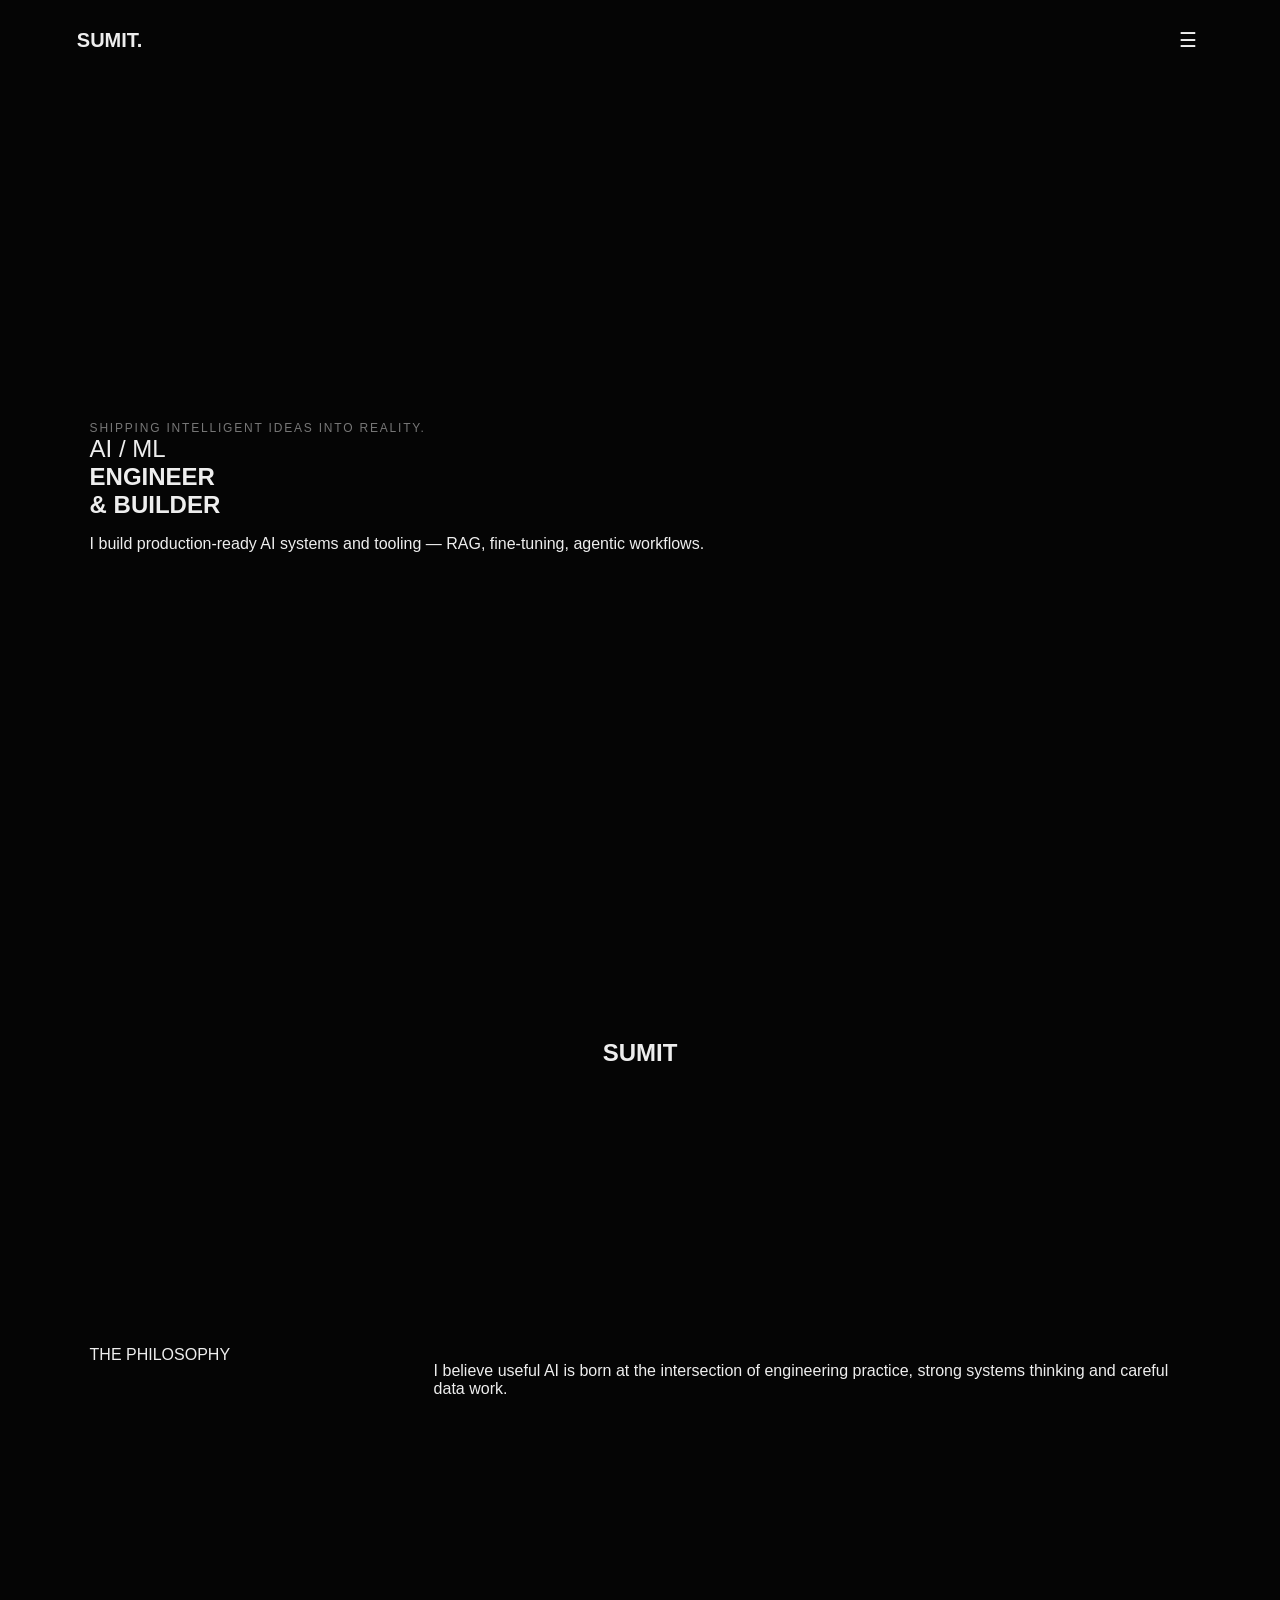
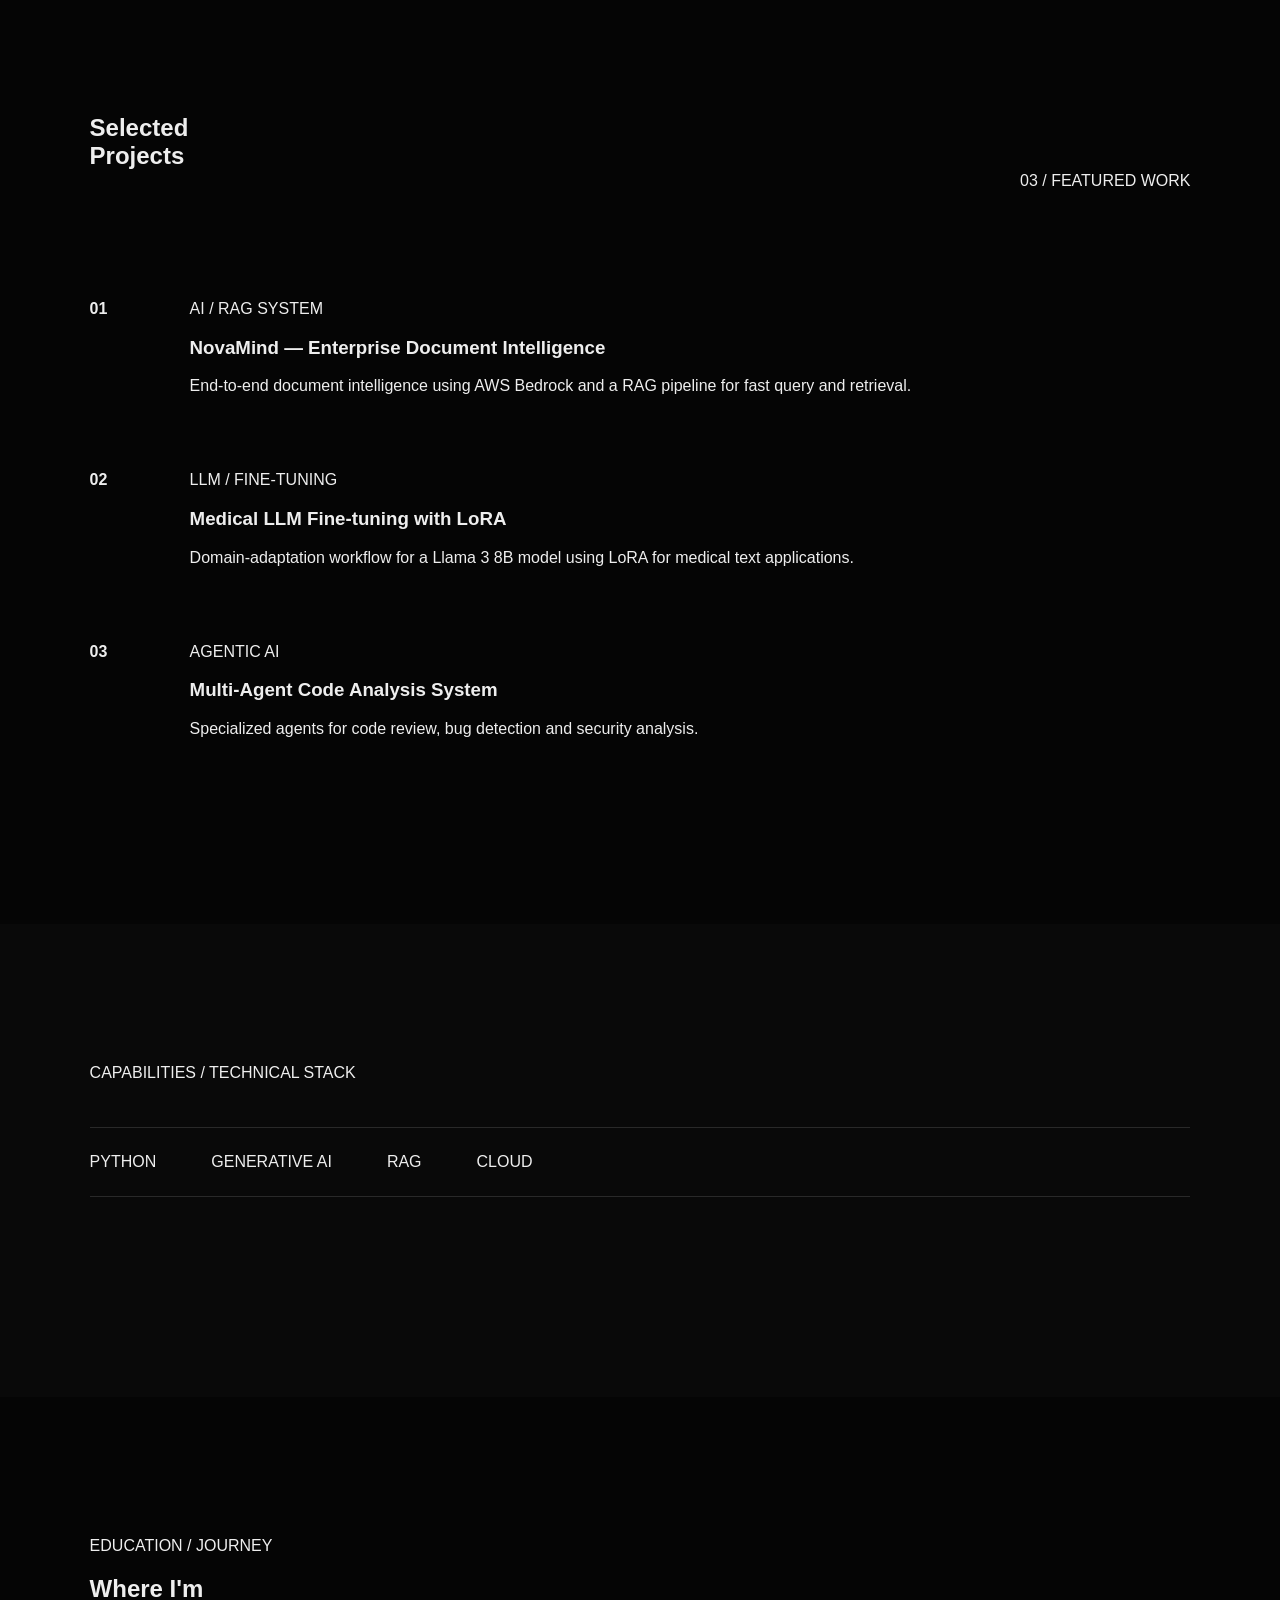
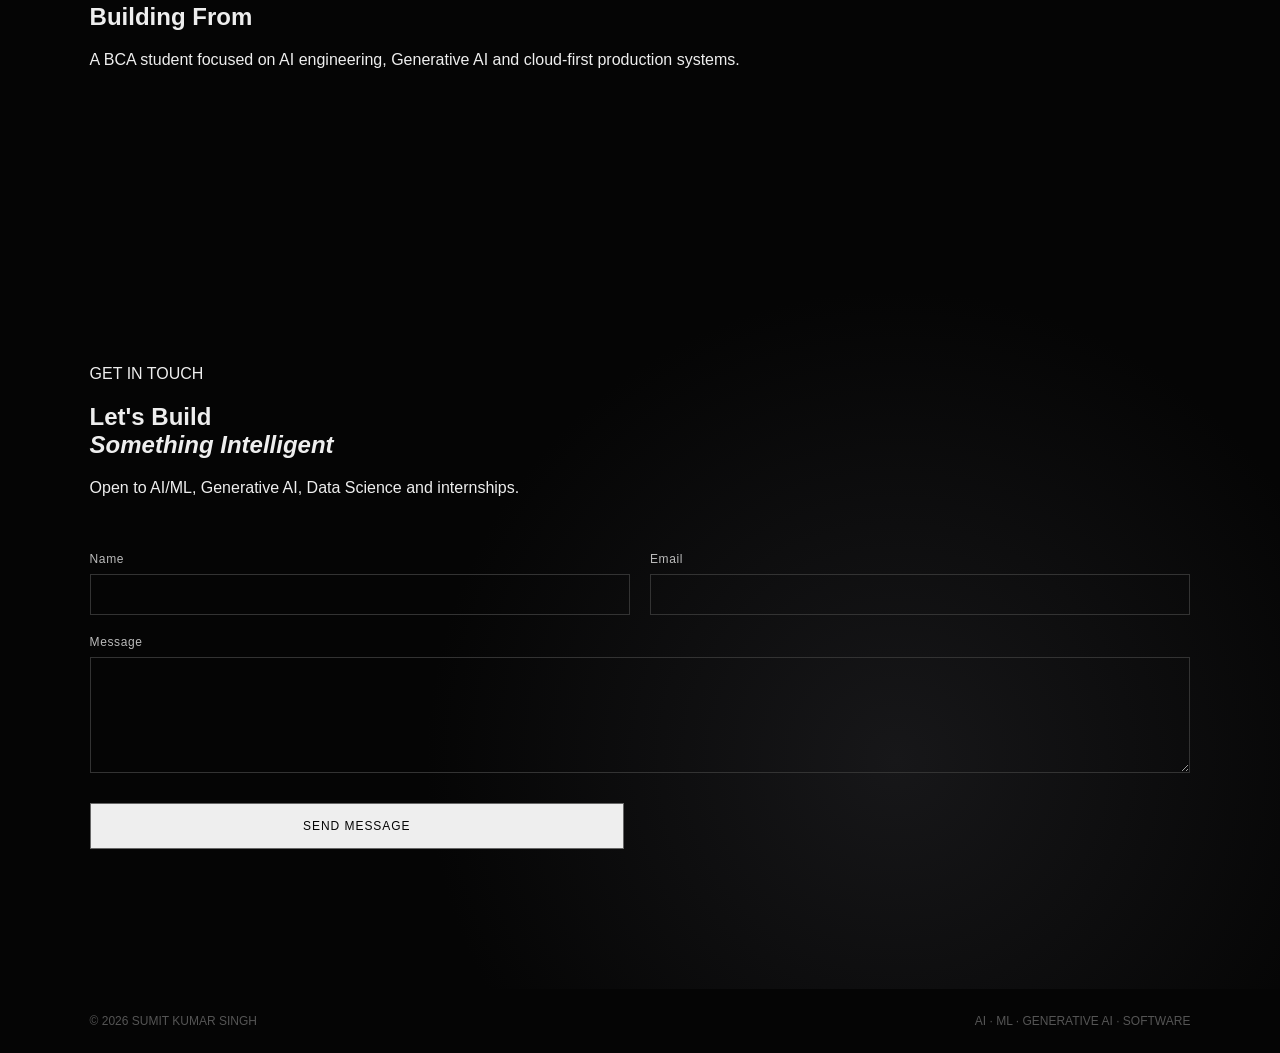
<file: index.html>
<!doctype html>
<html lang="en">
<head>
  <meta charset="utf-8">
  <meta name="viewport" content="width=device-width,initial-scale=1">
  <meta name="description" content="SUMIT — AI/ML engineer portfolio showcasing projects, skills and contact information">
  <title>SUMIT — AI / ML Engineer</title>
  <link rel="stylesheet" href="styles.css">
</head>
<body>
  <a class="skip-link" href="#main">Skip to content</a>
  <nav role="navigation" aria-label="Main navigation">
    <a class="logo" href="#home">SUMIT.</a>
    <button class="menu" aria-expanded="false" aria-controls="site-panel">☰</button>
  </nav>

  <div id="site-panel" class="panel" hidden>
    <button class="close" aria-label="Close menu">×</button>
    <ul>
      <li><a href="#home">Home</a></li>
      <li><a href="#work">Work</a></li>
      <li><a href="#skills">Skills</a></li>
      <li><a href="#journey">Journey</a></li>
      <li><a href="#contact">Contact</a></li>
    </ul>
  </div>

  <main id="main">
    <section id="home" class="hero">
      <div class="k">SHIPPING INTELLIGENT IDEAS INTO REALITY.</div>
      <h1><span class="thin">AI / ML</span><br>ENGINEER<br><span class="outline">&amp; BUILDER</span></h1>
      <p class="intro">I build production-ready AI systems and tooling — RAG, fine-tuning, agentic workflows.</p>
    </section>

    <section class="word"><h2>SUMIT</h2></section>

    <section class="wrap">
      <div class="split">
        <div class="label">THE PHILOSOPHY</div>
        <div>
          <p class="statement">I believe useful AI is born at the intersection of engineering practice, strong systems thinking and careful data work.</p>
        </div>
      </div>
    </section>

    <section id="work" class="wrap">
      <div class="top"><h2>Selected<br>Projects</h2><div class="label">03 / FEATURED WORK</div></div>

      <div class="project">
        <div class="num">01</div>
        <div>
          <div class="label">AI / RAG SYSTEM</div>
          <h3>NovaMind — Enterprise Document Intelligence</h3>
          <p>End-to-end document intelligence using AWS Bedrock and a RAG pipeline for fast query and retrieval.</p>
        </div>
      </div>

      <div class="project">
        <div class="num">02</div>
        <div>
          <div class="label">LLM / FINE-TUNING</div>
          <h3>Medical LLM Fine-tuning with LoRA</h3>
          <p>Domain-adaptation workflow for a Llama 3 8B model using LoRA for medical text applications.</p>
        </div>
      </div>

      <div class="project">
        <div class="num">03</div>
        <div>
          <div class="label">AGENTIC AI</div>
          <h3>Multi-Agent Code Analysis System</h3>
          <p>Specialized agents for code review, bug detection and security analysis.</p>
        </div>
      </div>
    </section>

    <section id="skills" class="wrap skills">
      <div class="label">CAPABILITIES / TECHNICAL STACK</div>
      <div class="marquee">
        <div class="track"><span>PYTHON</span><span>GENERATIVE AI</span><span>RAG</span><span>CLOUD</span></div>
      </div>
    </section>

    <section id="journey" class="wrap">
      <div class="label">EDUCATION / JOURNEY</div>
      <h2>Where I'm<br>Building From</h2>
      <p class="muted">A BCA student focused on AI engineering, Generative AI and cloud-first production systems.</p>
    </section>

    <section id="contact" class="wrap contact">
      <div class="label">GET IN TOUCH</div>
      <h2>Let's Build<br><em>Something Intelligent</em></h2>
      <p class="muted">Open to AI/ML, Generative AI, Data Science and internships.</p>

      <!-- Contact form: wired to Formspree with a placeholder form ID. Replace YOUR_FORM_ID below with your Formspree ID. -->
      <form class="form" id="contact-form" action="https://formspree.io/f/YOUR_FORM_ID" method="POST" aria-label="Contact form">
        <div>
          <label for="name">Name</label>
          <input id="name" name="name" type="text" required>
        </div>
        <div>
          <label for="email">Email</label>
          <input id="email" name="email" type="email" required>
        </div>
        <div style="grid-column:1 / -1;">
          <label for="message">Message</label>
          <textarea id="message" name="message" rows="6" required></textarea>
        </div>
        <!-- Hidden input examples for Formspree; optional. -->
        <input type="hidden" name="_subject" value="New contact from portfolio">
        <button type="submit" class="btn primary">Send message</button>
      </form>
    </section>

  </main>

  <footer>
    <span>© 2026 SUMIT KUMAR SINGH</span>
    <span>AI · ML · GENERATIVE AI · SOFTWARE</span>
  </footer>

  <script>
    // Small accessibility-minded menu script
    const menuBtn = document.querySelector('.menu');
    const panel = document.getElementById('site-panel');
    const closeBtn = document.querySelector('.close');
    menuBtn.addEventListener('click', () => {
      const expanded = menuBtn.getAttribute('aria-expanded') === 'true';
      menuBtn.setAttribute('aria-expanded', String(!expanded));
      if (panel.hidden) { panel.hidden = false; panel.querySelector('a')?.focus(); } else { panel.hidden = true; }
    });
    closeBtn?.addEventListener('click', () => { panel.hidden = true; menuBtn.setAttribute('aria-expanded','false'); menuBtn.focus(); });

    // Simple form-submit feedback
    const form = document.getElementById('contact-form');
    form.addEventListener('submit', (e) => {
      // Let the form submit normally (to Formspree). For local dev you can replace the action.
      // Optionally show a quick client-side message.
      const btn = form.querySelector('button[type="submit"]');
      btn.disabled = true; btn.textContent = 'Sending…';
    });
  </script>
</body>
</html>
</file>
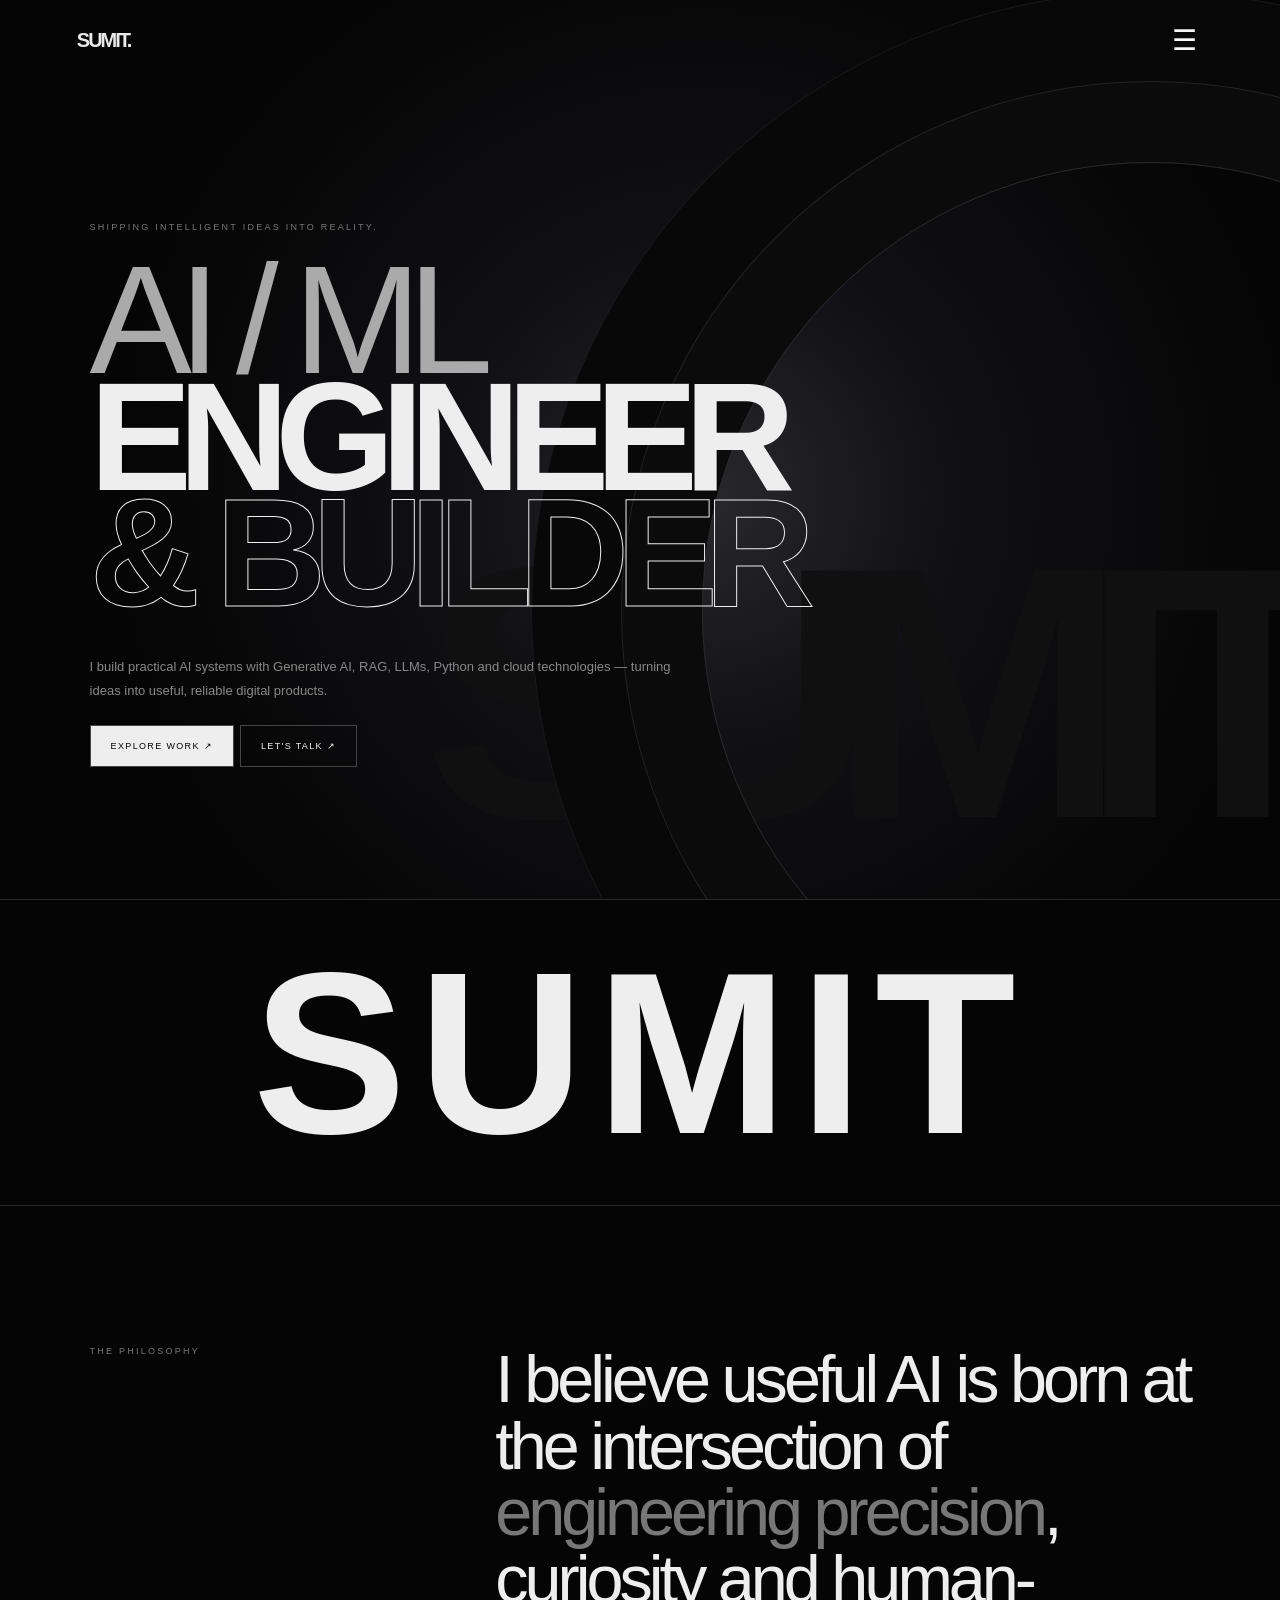
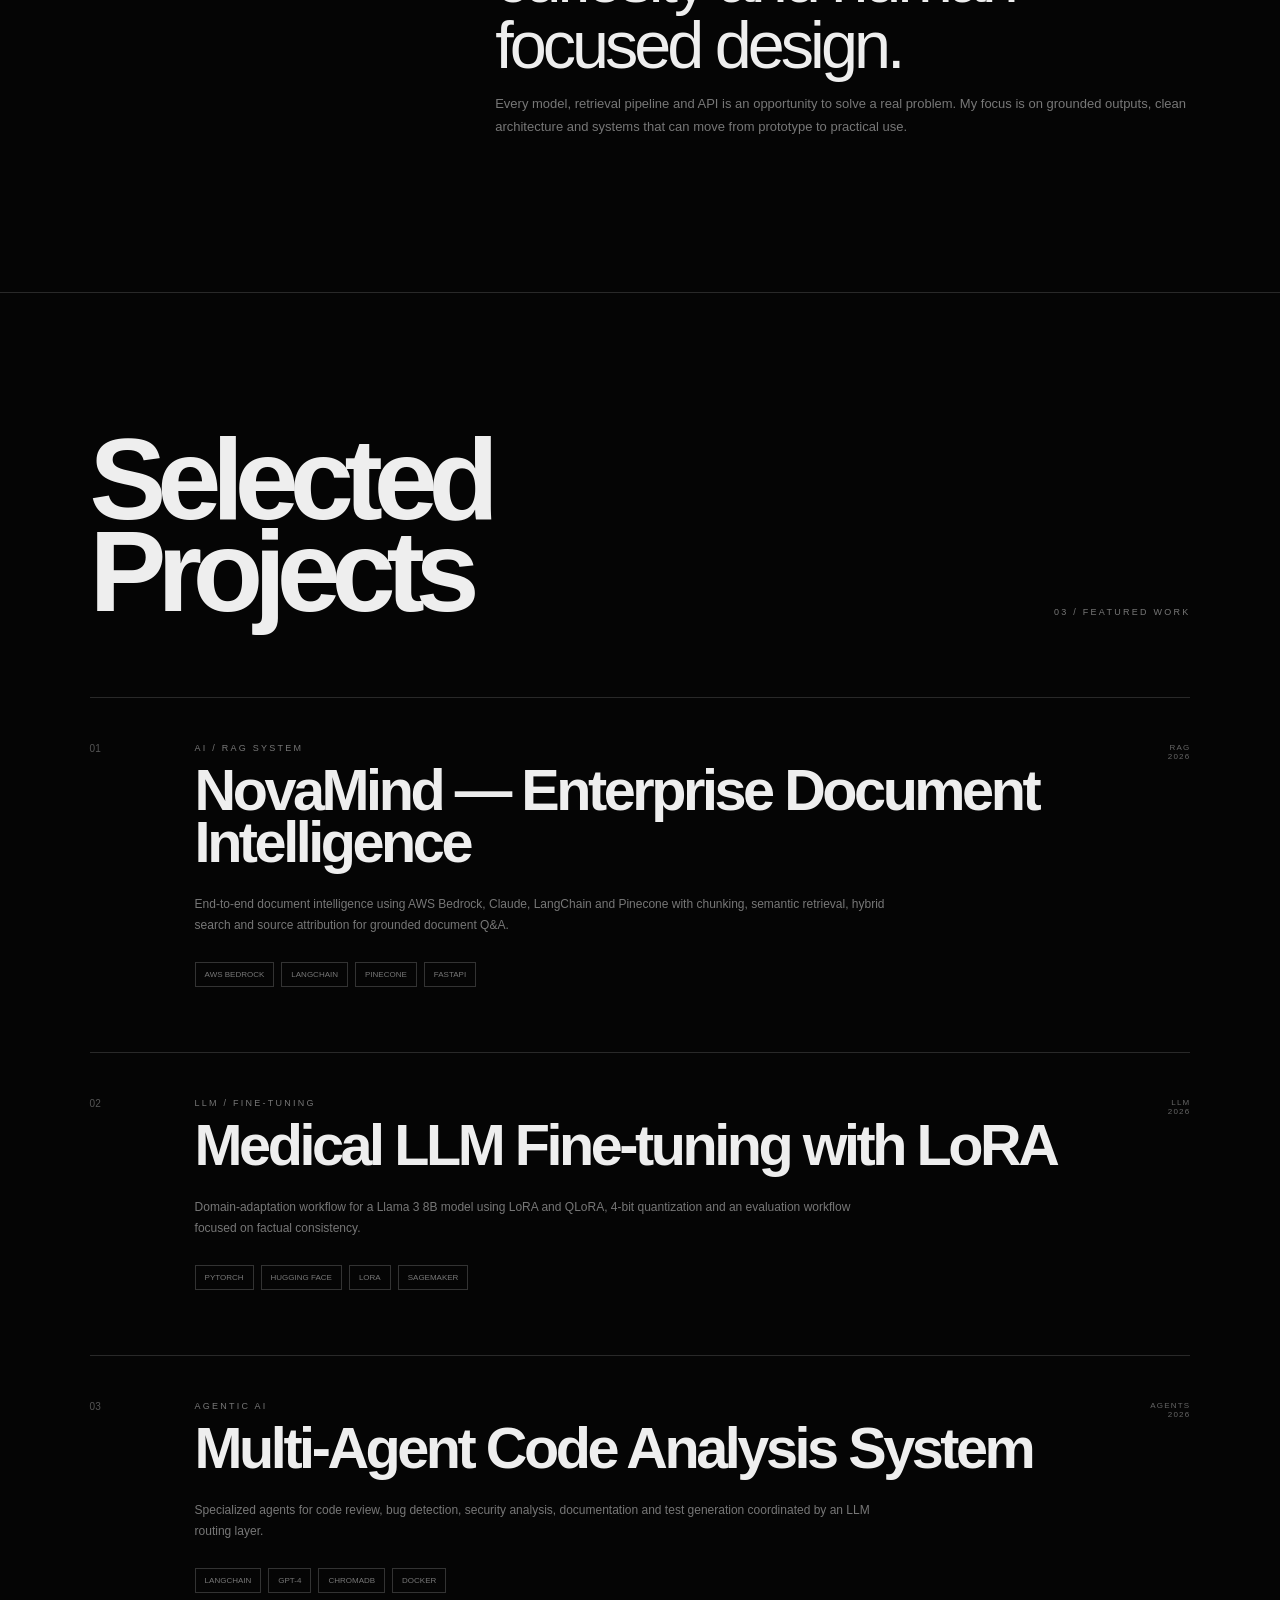
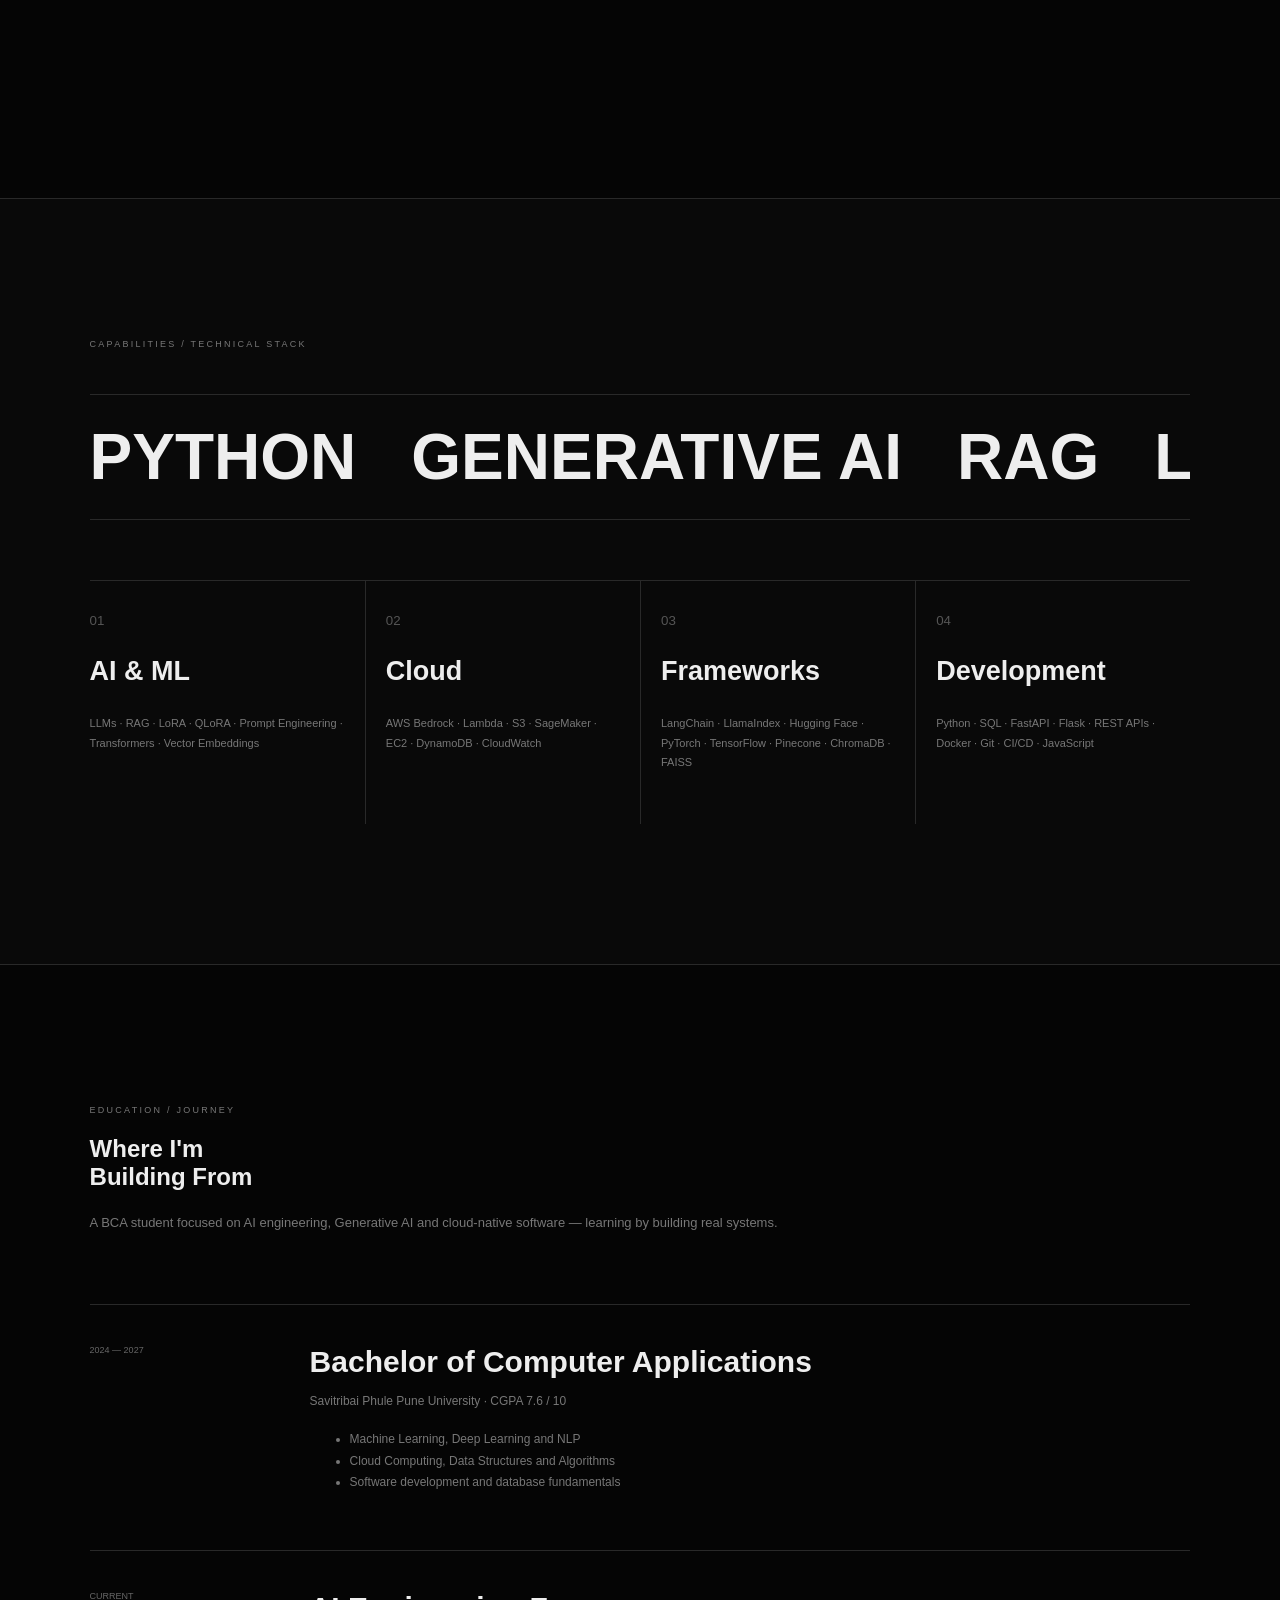
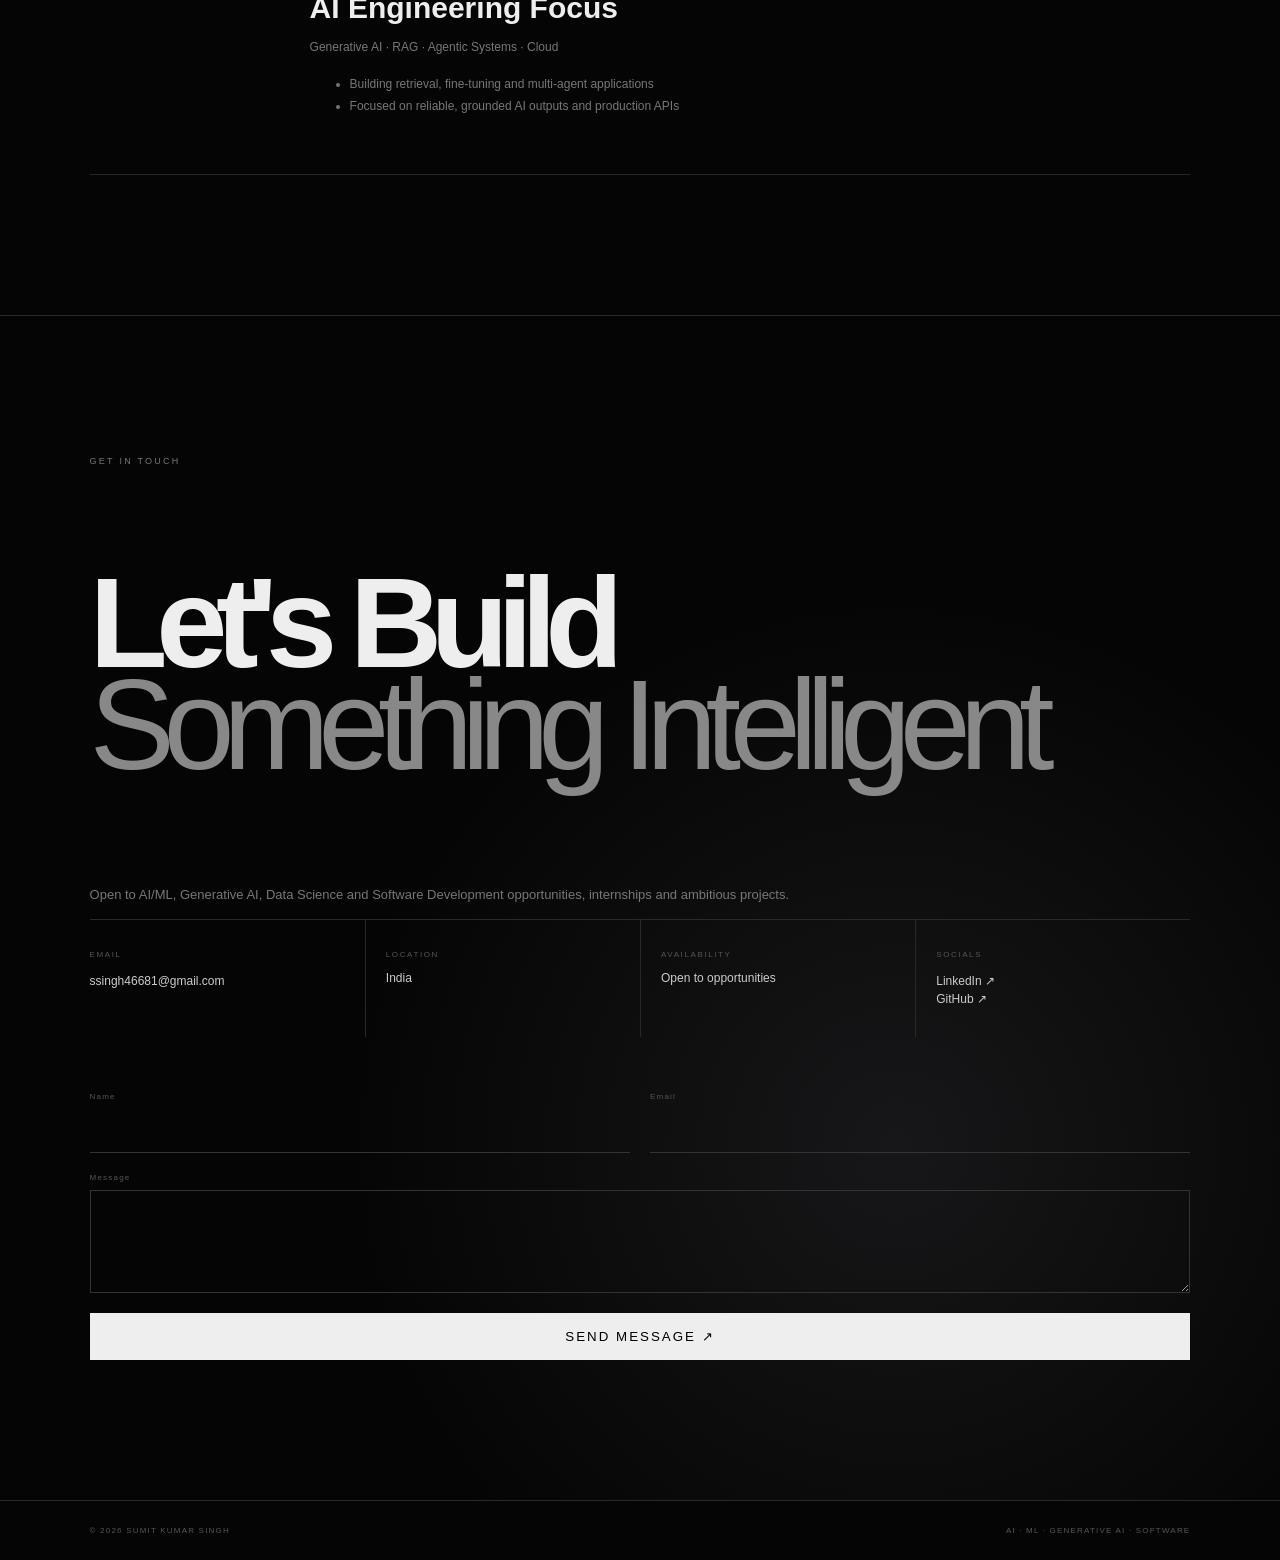
<file: index-2.html>
<!doctype html>
<html lang="en">
<head>
<meta charset="utf-8">
<meta name="viewport" content="width=device-width,initial-scale=1">
<title>SUMIT — AI / ML Engineer</title>
<style>
*{box-sizing:border-box}html{scroll-behavior:smooth}body{margin:0;background:#050505;color:#eee;font-family:Arial,Helvetica,sans-serif;overflow-x:hidden}a{color:inherit;text-decoration:none}
nav{position:fixed;top:0;left:0;right:0;height:80px;padding:0 6vw;display:flex;justify-content:space-between;align-items:center;z-index:10;mix-blend-mode:difference}.logo{font-size:20px;font-weight:900;letter-spacing:-2px}.menu{background:none;border:0;color:#fff;font-size:28px}
section{border-bottom:1px solid #292929}.hero{min-height:100vh;padding:18vh 7vw 8vh;display:flex;flex-direction:column;justify-content:center;position:relative;overflow:hidden;background:radial-gradient(circle at 55% 55%,#29292d,#111115 28%,#050505 68%)}
.hero:after{content:"";position:absolute;width:70vw;height:70vw;border:1px solid #292929;border-radius:50%;right:-25vw;top:18vh;box-shadow:0 0 0 80px #0b0b0b,0 0 0 81px #222,0 0 0 170px #080808,0 0 0 171px #181818}.k,.label{font-size:9px;letter-spacing:.25em;color:#777;z-index:2}.hero h1{font-size:clamp(65px,12vw,180px);line-height:.76;letter-spacing:-.09em;margin:30px 0;z-index:2}.thin{font-weight:300;color:#aaa}.outline{color:transparent;-webkit-text-stroke:1px #eee}.copy{max-width:590px;color:#888;font-size:13px;line-height:1.8;z-index:2}
.btn{display:inline-block;border:1px solid #444;padding:15px 20px;margin:10px 6px 0 0;font-size:9px;letter-spacing:.15em;text-transform:uppercase;z-index:2}.primary{background:#eee;color:#050505}.watermark{position:absolute;right:-2vw;bottom:0;font-size:28vw;font-weight:900;letter-spacing:-.13em;color:#101011}
.word{height:34vh;display:grid;place-items:center;overflow:hidden}.word h2{font-size:18vw;letter-spacing:.05em;margin:0}.wrap{padding:140px 7vw}.split{display:grid;grid-template-columns:1fr 2.2fr;gap:7vw}.statement{font-size:clamp(35px,5.2vw,75px);line-height:1;letter-spacing:-.06em;margin:0}.muted{color:#777;line-height:1.8;font-size:13px}
.top{display:flex;justify-content:space-between;align-items:end;margin-bottom:80px}.top h2{font-size:clamp(60px,9vw,130px);line-height:.8;letter-spacing:-.08em;margin:0}.project{display:grid;grid-template-columns:80px 1fr 100px;gap:25px;border-top:1px solid #292929;padding:45px 0 65px}.num{color:#555;font-size:10px}.project h3{font-size:clamp(32px,4.5vw,64px);line-height:.9;letter-spacing:-.06em;margin:12px 0 25px}.project p{max-width:700px;color:#777;font-size:12px;line-height:1.8}.side{color:#666;font-size:8px;letter-spacing:.15em;text-align:right}.tags{display:flex;gap:7px;flex-wrap:wrap;margin-top:25px}.tags span{border:1px solid #333;padding:7px 9px;font-size:8px;color:#777}
.skills{background:#090909}.marquee{overflow:hidden;border-block:1px solid #292929;margin:45px 0 60px;padding:25px 0}.track{display:flex;width:max-content;gap:55px;animation:move 22s linear infinite}.track span{font-size:clamp(35px,5vw,70px);font-weight:700}@keyframes move{to{transform:translateX(-50%)}}
.grid{display:grid;grid-template-columns:repeat(4,1fr)}.card{padding:30px 20px 40px 0;border-top:1px solid #292929}.card+.card{border-left:1px solid #292929;padding-left:20px}.card small{color:#555}.card h3{font-size:27px}.card p{font-size:11px;color:#777;line-height:1.8}
.timeline{margin-top:70px;border-top:1px solid #292929}.row{display:grid;grid-template-columns:190px 1fr;gap:30px;padding:40px 0;border-bottom:1px solid #292929}.date{font-size:9px;color:#666}.row h3{font-size:30px;margin:0 0 10px}.row p,.row li{color:#777;font-size:12px;line-height:1.8}
.contact{background:radial-gradient(circle at 70% 70%,#171719,transparent 45%)}.contact h2{font-size:clamp(60px,10vw,150px);line-height:.8;letter-spacing:-.09em}.contact h2 em{font-style:normal;color:#888;font-weight:300}.contactGrid{display:grid;grid-template-columns:repeat(4,1fr);border-top:1px solid #292929}.item{padding:30px 15px 30px 0}.item+.item{border-left:1px solid #292929;padding-left:20px}.item span{display:block;font-size:8px;color:#555;letter-spacing:.2em;margin-bottom:12px}.item a,.item p{font-size:12px;color:#ccc}
.form{margin-top:55px;display:grid;grid-template-columns:1fr 1fr;gap:20px}.form label{font-size:8px;color:#555;letter-spacing:.15em}.form input,.form textarea{display:block;width:100%;background:none;color:#eee;border:0;border-bottom:1px solid #333;padding:14px 0;margin-top:8px;outline:0}.wide{grid-column:1/-1}.form textarea{border:1px solid #333;padding:13px}.form button{background:#eee;border:0;padding:16px;text-transform:uppercase;letter-spacing:.15em}
footer{padding:25px 7vw;display:flex;justify-content:space-between;color:#555;font-size:8px;letter-spacing:.15em}
@media(max-width:800px){.hero{padding:130px 6vw 70px}.hero h1{font-size:17vw}.watermark{font-size:38vw}.wrap{padding:95px 6vw}.split{display:block}.split>.label{margin-bottom:50px}.project{grid-template-columns:35px 1fr}.side{display:none}.grid{grid-template-columns:1fr 1fr}.row{grid-template-columns:1fr}.contactGrid{grid-template-columns:1fr 1fr}.form{grid-template-columns:1fr}.wide{grid-column:auto}footer{flex-direction:column;gap:10px}}
</style>
</head>
<body>
<nav><a class="logo" href="#home">SUMIT.</a><button class="menu" onclick="document.querySelector('.panel').classList.toggle('open')">☰</button></nav>
<div class="panel" style="position:fixed;inset:0;background:#080808;z-index:9;display:grid;place-items:center;transform:translateY(-105%);transition:.7s"><div style="display:flex;flex-direction:column;text-align:center;gap:8px"><a href="#home" onclick="closeMenu()">HOME</a><a href="#work" onclick="closeMenu()">WORK</a><a href="#skills" onclick="closeMenu()">SKILLS</a><a href="#journey" onclick="closeMenu()">ABOUT</a><a href="#contact" onclick="closeMenu()">CONTACT</a></div></div>
<section id="home" class="hero"><div class="k">SHIPPING INTELLIGENT IDEAS INTO REALITY.</div><h1><span class="thin">AI / ML</span><br>ENGINEER<br><span class="outline">&amp; BUILDER</span></h1><p class="copy">I build practical AI systems with Generative AI, RAG, LLMs, Python and cloud technologies — turning ideas into useful, reliable digital products.</p><div><a class="btn primary" href="#work">Explore Work ↗</a><a class="btn" href="#contact">Let's Talk ↗</a></div><div class="watermark">SUMIT</div></section>
<section class="word"><h2>SUMIT</h2></section>
<section class="wrap"><div class="split"><div class="label">THE PHILOSOPHY</div><div><p class="statement">I believe useful AI is born at the intersection of <span style="color:#777">engineering precision</span>, curiosity and human-focused design.</p><p class="muted">Every model, retrieval pipeline and API is an opportunity to solve a real problem. My focus is on grounded outputs, clean architecture and systems that can move from prototype to practical use.</p></div></div></section>
<section id="work" class="wrap"><div class="top"><h2>Selected<br>Projects</h2><div class="label">03 / FEATURED WORK</div></div>
<div class="project"><div class="num">01</div><div><div class="label">AI / RAG SYSTEM</div><h3>NovaMind — Enterprise Document Intelligence</h3><p>End-to-end document intelligence using AWS Bedrock, Claude, LangChain and Pinecone with chunking, semantic retrieval, hybrid search and source attribution for grounded document Q&amp;A.</p><div class="tags"><span>AWS BEDROCK</span><span>LANGCHAIN</span><span>PINECONE</span><span>FASTAPI</span></div></div><div class="side">RAG<br>2026</div></div>
<div class="project"><div class="num">02</div><div><div class="label">LLM / FINE-TUNING</div><h3>Medical LLM Fine-tuning with LoRA</h3><p>Domain-adaptation workflow for a Llama 3 8B model using LoRA and QLoRA, 4-bit quantization and an evaluation workflow focused on factual consistency.</p><div class="tags"><span>PYTORCH</span><span>HUGGING FACE</span><span>LORA</span><span>SAGEMAKER</span></div></div><div class="side">LLM<br>2026</div></div>
<div class="project"><div class="num">03</div><div><div class="label">AGENTIC AI</div><h3>Multi-Agent Code Analysis System</h3><p>Specialized agents for code review, bug detection, security analysis, documentation and test generation coordinated by an LLM routing layer.</p><div class="tags"><span>LANGCHAIN</span><span>GPT-4</span><span>CHROMADB</span><span>DOCKER</span></div></div><div class="side">AGENTS<br>2026</div></div></section>
<section id="skills" class="wrap skills"><div class="label">CAPABILITIES / TECHNICAL STACK</div><div class="marquee"><div class="track"><span>PYTHON</span><span>GENERATIVE AI</span><span>RAG</span><span>LLMs</span><span>AWS</span><span>LANGCHAIN</span><span>PYTORCH</span><span>FASTAPI</span><span>PYTHON</span><span>GENERATIVE AI</span><span>RAG</span><span>LLMs</span></div></div><div class="grid"><div class="card"><small>01</small><h3>AI &amp; ML</h3><p>LLMs · RAG · LoRA · QLoRA · Prompt Engineering · Transformers · Vector Embeddings</p></div><div class="card"><small>02</small><h3>Cloud</h3><p>AWS Bedrock · Lambda · S3 · SageMaker · EC2 · DynamoDB · CloudWatch</p></div><div class="card"><small>03</small><h3>Frameworks</h3><p>LangChain · LlamaIndex · Hugging Face · PyTorch · TensorFlow · Pinecone · ChromaDB · FAISS</p></div><div class="card"><small>04</small><h3>Development</h3><p>Python · SQL · FastAPI · Flask · REST APIs · Docker · Git · CI/CD · JavaScript</p></div></div></section>
<section id="journey" class="wrap"><div class="label">EDUCATION / JOURNEY</div><h2>Where I'm<br>Building From</h2><p class="muted">A BCA student focused on AI engineering, Generative AI and cloud-native software — learning by building real systems.</p><div class="timeline"><div class="row"><div class="date">2024 — 2027</div><div><h3>Bachelor of Computer Applications</h3><p>Savitribai Phule Pune University · CGPA 7.6 / 10</p><ul><li>Machine Learning, Deep Learning and NLP</li><li>Cloud Computing, Data Structures and Algorithms</li><li>Software development and database fundamentals</li></ul></div></div><div class="row"><div class="date">CURRENT</div><div><h3>AI Engineering Focus</h3><p>Generative AI · RAG · Agentic Systems · Cloud</p><ul><li>Building retrieval, fine-tuning and multi-agent applications</li><li>Focused on reliable, grounded AI outputs and production APIs</li></ul></div></div></div></section>
<section id="contact" class="wrap contact"><div class="label">GET IN TOUCH</div><h2>Let's Build<br><em>Something Intelligent</em></h2><p class="muted">Open to AI/ML, Generative AI, Data Science and Software Development opportunities, internships and ambitious projects.</p><div class="contactGrid"><div class="item"><span>EMAIL</span><a href="mailto:ssingh46681@gmail.com">ssingh46681@gmail.com</a></div><div class="item"><span>LOCATION</span><p>India</p></div><div class="item"><span>AVAILABILITY</span><p>Open to opportunities</p></div><div class="item"><span>SOCIALS</span><a href="https://www.linkedin.com/in/sumit-kumar-singh-tech">LinkedIn ↗</a><br><a href="https://github.com/Sumitboii">GitHub ↗</a></div></div><form class="form" onsubmit="event.preventDefault();location.href='mailto:ssingh46681@gmail.com?subject='+encodeURIComponent('Portfolio enquiry')+'&body='+encodeURIComponent(document.querySelector('#msg').value)"><label>Name<input required></label><label>Email<input type="email" required></label><label class="wide">Message<textarea id="msg" rows="5" required></textarea></label><button class="wide">SEND MESSAGE ↗</button></form></section>
<footer><span>© 2026 SUMIT KUMAR SINGH</span><span>AI · ML · GENERATIVE AI · SOFTWARE</span></footer>
<script>function closeMenu(){document.querySelector('.panel').style.transform='translateY(-105%)'}document.querySelector('.menu').onclick=()=>{const p=document.querySelector('.panel');p.style.transform=p.style.transform==='translateY(0px)'?'translateY(-105%)':'translateY(0px)'}</script>
</body></html>
</file>
<file: styles.css>
/* Extracted styles from original single-file site (moved from <style> in index-2.html)
   Small adjustments for accessibility and responsiveness kept. */
*{box-sizing:border-box}
html{scroll-behavior:smooth}
body{margin:0;background:#050505;color:#eee;font-family:Arial,Helvetica,sans-serif;overflow-x:hidden}
a{color:inherit;text-decoration:none}
.skip-link{position:absolute;left:-999px;top:auto;width:1px;height:1px;overflow:hidden}
.skip-link:focus{left:8px;top:8px;width:auto;height:auto;background:#fff;color:#000;padding:8px}
nav{position:fixed;top:0;left:0;right:0;height:80px;padding:0 6vw;display:flex;justify-content:space-between;align-items:center;z-index:10}
.logo{font-size:20px;font-weight:700}
.menu{background:transparent;border:0;color:inherit;font-size:20px}
.panel{position:fixed;inset:0;background:#080808;z-index:9;display:grid;place-items:center;transform:translateY(-105%);transition:.7s}
.hero{min-height:100vh;padding:18vh 7vw 8vh;display:flex;flex-direction:column;justify-content:center;position:relative;overflow:hidden}
.k{font-size:12px;color:#777;letter-spacing:.15em}
h1{margin:0}
.thin{font-weight:300}
.outline{font-weight:700}
.word{height:34vh;display:grid;place-items:center;overflow:hidden}
.wrap{padding:140px 7vw}
.split{display:grid;grid-template-columns:1fr 2.2fr}
.top{display:flex;justify-content:space-between;align-items:end;margin-bottom:80px}
.project{display:grid;grid-template-columns:80px 1fr;gap:20px;padding:30px 0}
.num{font-weight:700}
.skills{background:#090909}
.marquee{overflow:hidden;border-block:1px solid #292929;margin:45px 0 60px;padding:25px 0}
.track{display:flex;width:max-content;gap:55px}
.grid{display:grid;grid-template-columns:repeat(4,1fr)}
.card{padding:30px 20px 40px 0;border-top:1px solid #292929}
.timeline{margin-top:70px;border-top:1px solid #292929}
.contact{background:radial-gradient(circle at 70% 70%,#171719,transparent 45%)}
.form{margin-top:55px;display:grid;grid-template-columns:1fr 1fr;gap:20px}
.form label{font-size:12px;color:#bbb;letter-spacing:.05em;display:block;margin-bottom:8px}
.form input,.form textarea{display:block;width:100%;background:transparent;border:1px solid #333;padding:12px;color:inherit}
.btn{display:inline-block;border:1px solid #444;padding:15px 20px;margin:10px 6px 0 0;font-size:12px;letter-spacing:.08em;text-transform:uppercase}
.primary{background:#eee;color:#050505;border-color:#666}
footer{padding:25px 7vw;display:flex;justify-content:space-between;color:#555;font-size:12px}
@media(max-width:800px){.hero{padding:130px 6vw 70px}.wrap{padding:95px 6vw}.split{display:block}.project{grid-template-columns:1fr}}
</file>
